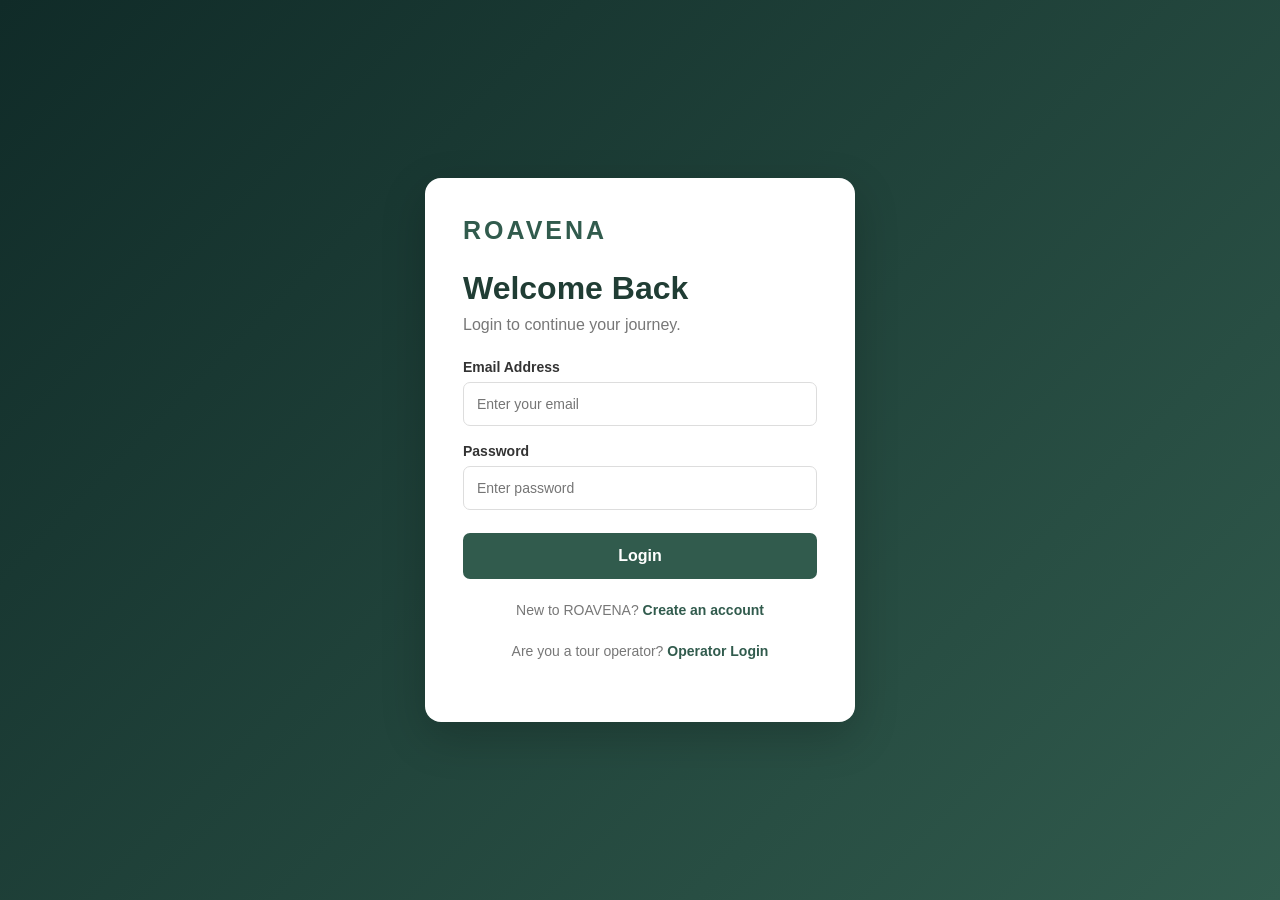
<file: bookings.html>
<!DOCTYPE html>
<html lang="en">
<head>
    <meta charset="UTF-8">
    <meta name="viewport" content="width=device-width, initial-scale=1.0">
    <title>My Bookings | ROAVENA</title>

    <link rel="preconnect" href="https://fonts.googleapis.com">
    <link rel="preconnect" href="https://fonts.gstatic.com" crossorigin>
    <link href="https://fonts.googleapis.com/css2?family=DM+Sans:wght@400;500;600;700&family=Playfair+Display:wght@500;600;700&display=swap" rel="stylesheet">

    <link rel="stylesheet" href="css/style.css">
    <link rel="stylesheet" href="css/bookings.css">
</head>
<body>

<header class="navbar">
    <a href="index.html" class="logo">ROAVENA<span>.</span></a>

    <nav class="nav-links">
        <a href="index.html">Home</a>
        <a href="index.html#destinations">Destinations</a>
        <a href="index.html#about">About</a>
        <a href="index.html#support">Support</a>
        <a href="bookings.html">My Bookings</a>
    </nav>

    <div class="nav-actions">
        <span class="planning-label">YOUR JOURNEY, YOUR WAY</span>
    </div>
</header>

<main class="bookings-page">

    <section class="bookings-hero">
        <span class="eyebrow">YOUR TRAVEL COLLECTION</span>
        <h1>Every journey has a <span>story.</span></h1>
        <p>All your planned journeys, together in one place.</p>
    </section>

    <section class="bookings-content">

        <div class="bookings-heading">
            <div>
                <span class="eyebrow">YOUR TRAVEL PLANS</span>
                <h2>My Bookings</h2>
            </div>

            <a href="dashboard.html" class="new-trip-button">
                + Plan a New Trip
            </a>
        </div>

        <div class="booking-stats">
            <div class="stat-card">
                <span>Total Bookings</span>
                <strong id="totalBookings">0</strong>
            </div>

            <div class="stat-card">
                <span>Destinations</span>
                <strong id="totalDestinations">0</strong>
            </div>

            <div class="stat-card">
                <span>Estimated Spending</span>
                <strong id="totalSpending">₹0</strong>
            </div>
        </div>

        <div id="bookingsList" class="bookings-list"></div>

        <div id="emptyBookings" class="empty-bookings" hidden>
            <h2>Your next adventure awaits.</h2>
            <p>You haven't confirmed any trip plans yet.</p>
            <a href="dashboard.html" class="new-trip-button">
                Plan Your First Trip →
            </a>
        </div>

    </section>
</main>

<footer class="footer">
    <div class="footer-bottom">
        <p>© <span id="year"></span> ROAVENA. Your Journey, Your Way.</p>
    </div>
</footer>

<script src="js/storage.js"></script>
<script src="js/bookings.js"></script>


</body>
</html>
</file>
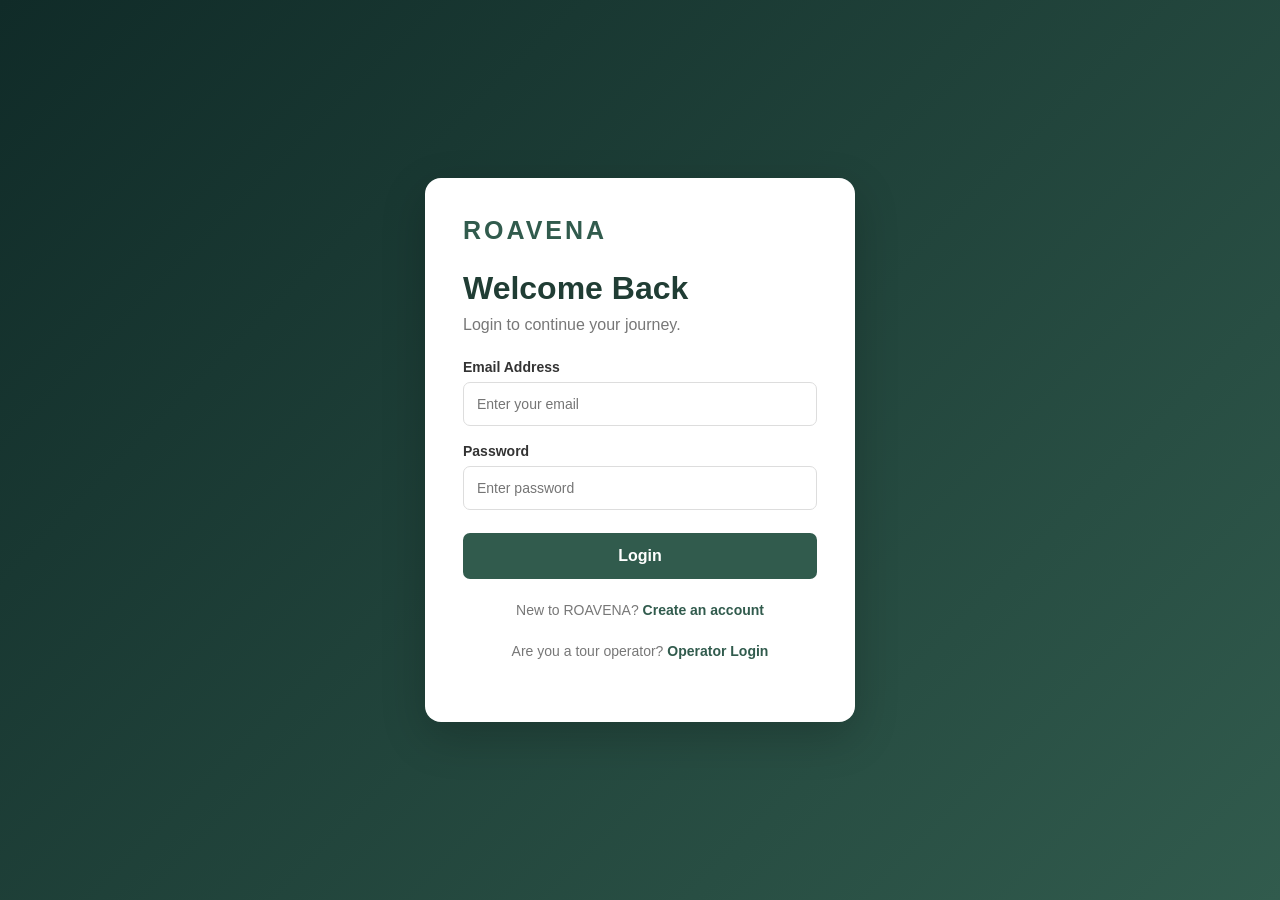
<file: dashboard.html>
<!DOCTYPE html>
<html lang="en">

<head>
    <meta charset="UTF-8">
    <meta name="viewport" content="width=device-width, initial-scale=1.0">

    <title>Plan Your Journey | ROAVENA</title>

    <link rel="preconnect" href="https://fonts.googleapis.com">
    <link rel="preconnect" href="https://fonts.gstatic.com" crossorigin>

    <link href="https://fonts.googleapis.com/css2?family=DM+Sans:wght@400;500;600;700&family=Playfair+Display:wght@500;600;700&display=swap" rel="stylesheet">

    <link rel="stylesheet" href="css/style.css">
    <link rel="stylesheet" href="css/dashboard.css">
</head>

<body>

    <!-- NAVIGATION -->

    <header class="navbar">

        <a href="index.html" class="logo">
            ROAVENA<span>.</span>
        </a>

        <nav class="nav-links">
            <a href="index.html">Home</a>
            <a href="index.html#destinations">Destinations</a>
            <a href="index.html#about">About</a>
            <a href="index.html#support">Support</a>
            <a href="bookings.html">My Bookings</a>
        </nav>

        <div class="nav-actions">
            <span class="planning-label">YOUR JOURNEY STARTS HERE</span>
            <button onclick="roavenaLogout()">Logout</button>
        </div>

    </header>


    <!-- PAGE INTRODUCTION -->

    <main class="trip-builder-page">

        <section class="builder-hero">

            <span class="eyebrow">DESIGNED AROUND YOU</span>

            <h1>Let's plan your <span>next journey.</span></h1>

            <p>
                Tell us what you have in mind. We'll help you
                shape your travel experience, one detail at a time.
            </p>

            <div class="builder-progress">
                <span class="progress-line"></span>
                <span>01 — YOUR TRIP DETAILS</span>
            </div>

        </section>


        <!-- TRIP FORM -->

        <section class="trip-form-section">

            <form id="tripForm">

                <!-- DESTINATION DETAILS -->

                <div class="form-section-heading">

                    <span>01</span>

                    <div>
                        <h2>The destination</h2>
                        <p>Where would you like your journey to begin?</p>
                    </div>

                </div>


                <div class="form-grid">

    <!-- STARTING CITY -->

    <div class="form-group">

        <label for="origin">Starting City</label>

        <input
            type="text"
            id="origin"
            name="origin"
            placeholder="Enter your starting city"
            required
        >

    </div>


    <!-- DESTINATION DROPDOWN -->

    <div class="form-group">

        <label for="destination">Your Destination</label>

        <select
            id="destination"
            name="destination"
            required
        >
            <option value="">Select your destination</option>
        </select>

    </div>

</div>

                        

                <!-- DATE AND TRAVELLERS -->

                <div class="form-section-heading">

                    <span>02</span>

                    <div>
                        <h2>When & with whom?</h2>
                        <p>Set your travel dates and group size.</p>
                    </div>

                </div>


                <div class="form-grid">

                    <div class="form-group">

                        <label for="startDate">Departure Date</label>

                        <input
                            type="date"
                            id="startDate"
                            name="startDate"
                            required
                        >

                    </div>


                    <div class="form-group">

                        <label for="endDate">Return Date</label>

                        <input
                            type="date"
                            id="endDate"
                            name="endDate"
                            required
                        >

                    </div>


                    <div class="form-group">

                        <label for="travellers">Number of Travellers</label>

                        <input
                            type="number"
                            id="travellers"
                            name="travellers"
                            min="1"
                            max="30"
                            value="2"
                            required
                        >

                    </div>


                    <div class="form-group">

                        <label for="tripType">Who are you travelling with?</label>

                        <select id="tripType" name="tripType" required>

                            <option value="">Choose an option</option>
                            <option value="Solo">Solo</option>
                            <option value="Family">Family</option>
                            <option value="Friends">Friends</option>
                            <option value="Couple">Couple</option>
                            <option value="Group">Group</option>

                        </select>

                    </div>

                </div>


                <!-- TRANSPORT -->

                <div class="form-section-heading">

                    <span>03</span>

                    <div>
                        <h2>How would you travel?</h2>
                        <p>Choose your preferred mode of transportation.</p>
                    </div>

                </div>


                <div class="form-group full-width">

                    <label for="transport">Preferred Transport</label>

                    <select id="transport" name="transport" required>

                        <option value="">Select transportation</option>
                        <option value="Flight">Flight</option>
                        <option value="Train">Train</option>
                        <option value="Bus">Bus</option>
                        <option value="Cab">Cab / Car</option>
                        <option value="Not Decided">Not decided yet</option>

                    </select>

                </div>


                <!-- ACCOMMODATION -->

                <div class="form-section-heading">

                    <span>04</span>

                    <div>
                        <h2>Find your stay</h2>
                        <p>Choose the kind of accommodation you prefer.</p>
                    </div>

                </div>


                <div class="form-grid">

                    <div class="form-group">

                        <label for="accommodation">Stay Preference</label>

                        <select id="accommodation" name="accommodation" required>

                            <option value="">Choose accommodation</option>
                            <option value="Budget Hotel">Budget Hotel</option>
                            <option value="Standard Hotel">Standard Hotel</option>
                            <option value="Luxury Hotel">Luxury Hotel</option>
                            <option value="Homestay">Homestay</option>
                            <option value="Resort">Resort</option>
                            <option value="Not Decided">Not decided yet</option>

                        </select>

                    </div>


                    <div class="form-group">

                        <label for="budget">Estimated Budget Per Person</label>

                        <select id="budget" name="budget" required>

                            <option value="">Select your budget</option>
                            <option value="Below ₹5,000">Below ₹5,000</option>
                            <option value="₹5,000 – ₹10,000">₹5,000 – ₹10,000</option>
                            <option value="₹10,000 – ₹20,000">₹10,000 – ₹20,000</option>
                            <option value="₹20,000 – ₹40,000">₹20,000 – ₹40,000</option>
                            <option value="Above ₹40,000">Above ₹40,000</option>
                            <option value="Flexible">Flexible</option>

                        </select>

                    </div>

                </div>


                <!-- ACTIVITIES -->

                <div class="form-section-heading">

                    <span>05</span>

                    <div>
                        <h2>Make it yours</h2>
                        <p>What would you like to experience?</p>
                    </div>

                </div>


                <div class="activity-options">

                    <label class="activity-option">
                        <input type="checkbox" name="activities" value="Adventure">
                        <span>Adventure</span>
                    </label>

                    <label class="activity-option">
                        <input type="checkbox" name="activities" value="Sightseeing">
                        <span>Sightseeing</span>
                    </label>

                    <label class="activity-option">
                        <input type="checkbox" name="activities" value="Nature">
                        <span>Nature</span>
                    </label>

                    <label class="activity-option">
                        <input type="checkbox" name="activities" value="Food">
                        <span>Food & Local Culture</span>
                    </label>

                    <label class="activity-option">
                        <input type="checkbox" name="activities" value="Shopping">
                        <span>Shopping</span>
                    </label>

                    <label class="activity-option">
                        <input type="checkbox" name="activities" value="Relaxation">
                        <span>Relaxation</span>
                    </label>

                    <label class="activity-option">
                        <input type="checkbox" name="activities" value="Photography">
                        <span>Photography</span>
                    </label>

                    <label class="activity-option">
                        <input type="checkbox" name="activities" value="Spiritual">
                        <span>Spiritual Experiences</span>
                    </label>

                </div>


                <!-- SPECIAL REQUESTS -->

                <div class="form-section-heading">

                    <span>06</span>

                    <div>
                        <h2>Anything else?</h2>
                        <p>Share your preferences or special requirements.</p>
                    </div>

                </div>


                <div class="form-group full-width">

                    <label for="specialRequests">Additional Notes</label>

                    <textarea
                        id="specialRequests"
                        name="specialRequests"
                        rows="5"
                        placeholder="Tell us about your preferences, places you want to visit, food choices or anything else..."
                    ></textarea>

                </div>


                <!-- SUBMIT -->

                <div class="form-submit-area">

                    <p>
                        Your trip details will be used to prepare
                        a personalised travel plan.
                    </p>

                    <button type="submit" class="primary-button">
                        Create My Travel Plan →
                    </button>

                </div>

            </form>

        </section>
        

<!-- =====================================
     ROAVENA — DESTINATION TRAVEL OPTIONS
===================================== -->

<section class="travel-options-section" id="travelOptions" hidden>

    <div class="travel-section-intro">
        <span class="eyebrow">THE NEXT PART OF YOUR JOURNEY</span>
        <h2>Explore <span>your destination.</span></h2>
        <p id="destinationSubtitle">
            Discover stays and travel options for your journey.
        </p>
    </div>

    <!-- 07: HOTELS -->

    <div class="travel-category">

        <div class="travel-heading">
            <span>07</span>
            <div>
                <h2>Stay at your destination</h2>
                <p id="hotelSubtitle">Accommodation options for your destination.</p>
            </div>
        </div>

        <div class="hotel-grid" id="hotelOptions"></div>

    </div>

    <!-- 08: INTERCITY TRANSPORT -->

    <div class="travel-category">

        <div class="travel-heading">
            <span>08</span>
            <div>
                <h2>Reach your destination</h2>
                <p id="intercitySubtitle">Travel options from your starting city.</p>
            </div>
        </div>

        <div class="transport-grid" id="intercityOptions"></div>

    </div>

    <!-- 09: LOCAL TRANSPORT -->

    <div class="travel-category">

        <div class="travel-heading">
            <span>09</span>
            <div>
                <h2>Explore around the destination</h2>
                <p id="localTransportSubtitle">Local travel options for sightseeing.</p>
            </div>
        </div>

        <div class="transport-grid" id="localTransportOptions"></div>

    </div>

    <!-- COST SUMMARY -->

    <div class="trip-cost-summary">

        <span class="eyebrow">YOUR JOURNEY AT A GLANCE</span>

        <h2>Estimated trip subtotal</h2>

        <div class="cost-row">
            <span>Accommodation</span>
            <strong id="hotelCost">₹0</strong>
        </div>

        <div class="cost-row">
            <span>Intercity Transportation</span>
            <strong id="transportCost">₹0</strong>
        </div>

        <div class="cost-row">
            <span>Local Transportation</span>
            <strong id="localTransportCost">₹0</strong>
        </div>

        <div class="cost-total">
    <span>Estimated Total</span>
    <strong id="totalCost">₹0</strong>
</div>

        <p class="cost-disclaimer">
            These are illustrative estimated prices, not live booking
            quotes. Actual costs may vary.
        </p>

    </div>
<!-- =====================================
     ROAVENA — BOOKING SUMMARY
===================================== -->

<div class="booking-summary" id="bookingSummary">

    <span class="eyebrow">ALMOST READY</span>

    <h2>Review your <span>journey.</span></h2>

    <p>Check your selected travel details before confirming.</p>

    <div class="booking-details">

        <div class="booking-detail-row">
            <span>Journey</span>
            <strong id="summaryRoute">—</strong>
        </div>

        <div class="booking-detail-row">
            <span>Travel Dates</span>
            <strong id="summaryDates">—</strong>
        </div>

        <div class="booking-detail-row">
            <span>Travellers</span>
            <strong id="summaryTravellers">—</strong>
        </div>

        <div class="booking-detail-row">
            <span>Hotel</span>
            <strong id="summaryHotel">Not selected</strong>
        </div>

        <div class="booking-detail-row">
            <span>Intercity Transport</span>
            <strong id="summaryTransport">Not selected</strong>
        </div>

        <div class="booking-detail-row">
            <span>Local Transport</span>
            <strong id="summaryLocal">Not selected</strong>
        </div>

        <div class="booking-detail-total">
            <span>Estimated Trip Total</span>
            <strong id="summaryTotal">₹0</strong>
        </div>

    </div>

    <button type="button" class="primary-button" id="confirmTripButton">
        Confirm My Trip →
    </button>

    <p class="booking-note">
        This is a trip-plan confirmation for your project demo,
        not an actual hotel or transport booking.
    </p>

</div>

</section>

 

    </main>


    <!-- FOOTER -->

    <footer class="footer">

        <div class="footer-bottom">
            <p>
                © <span id="year"></span> ROAVENA.
                Your Journey, Your Way.
            </p>
        </div>

    </footer>


    <script src="js/storage.js"></script>
<script src="js/dashboard.js"></script>
<script src="js/travel-options.js"></script>
<script src="js/auth.js"></script>
</body>

</html>
</file>
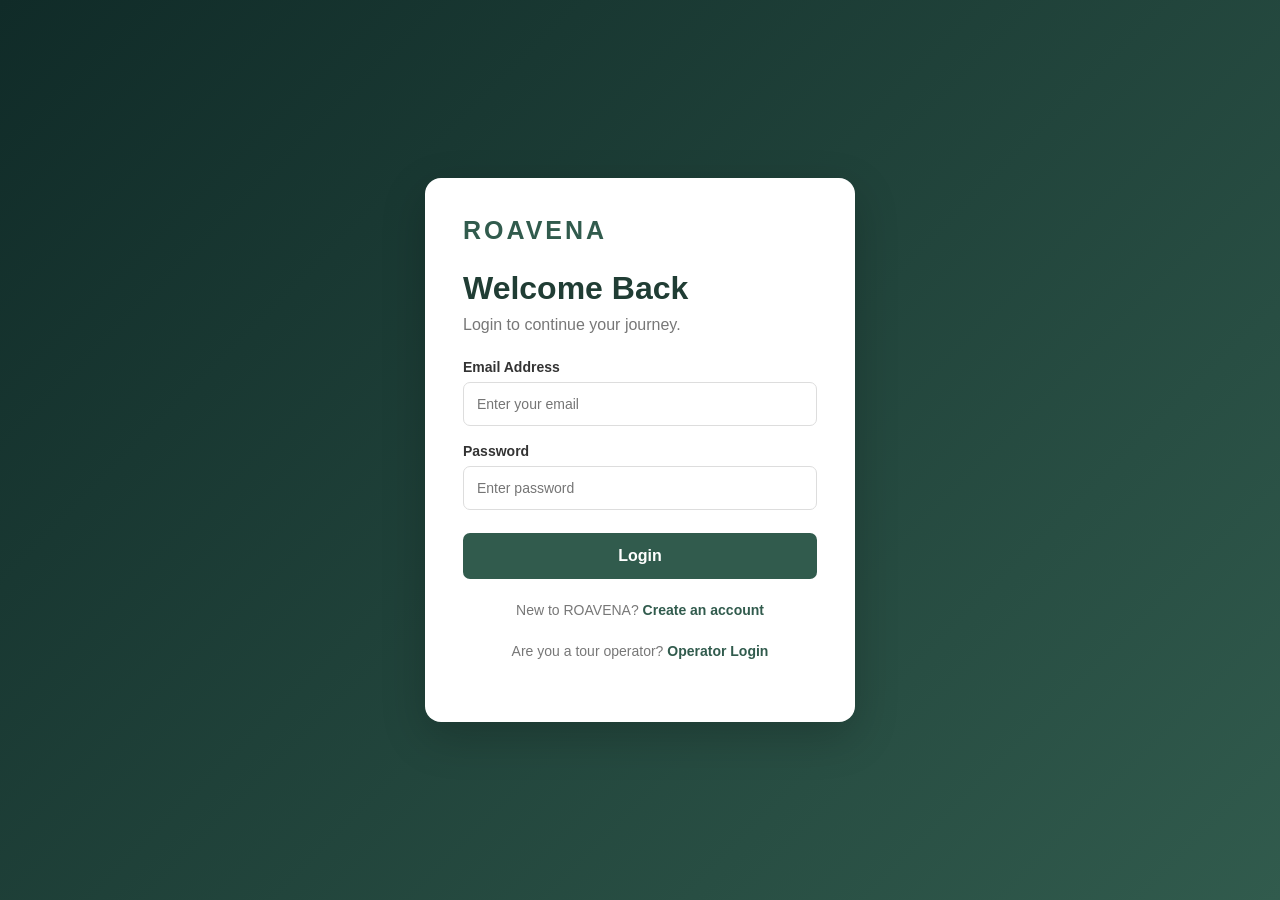
<file: login.html>
<!DOCTYPE html>
<html lang="en">
<head>
    <meta charset="UTF-8">
    <meta name="viewport" content="width=device-width, initial-scale=1.0">
    <title>Customer Login | ROAVENA</title>
    <link rel="stylesheet" href="css/auth.css">
</head>
<body>
    <div class="auth-container">
        <a href="index.html" class="brand">ROAVENA</a>
        <h1>Welcome Back</h1>
        <p>Login to continue your journey.</p>

        <form id="loginForm">
            <label>Email Address</label>
            <input type="email" id="loginEmail"
                   required placeholder="Enter your email">

            <label>Password</label>
            <input type="password" id="loginPassword"
                   required placeholder="Enter password">

            <button type="submit">Login</button>
            <p id="loginMessage" class="message"></p>
        </form>

        <p class="switch-link">
            New to ROAVENA?
            <a href="signup.html">Create an account</a>
        </p>

        <p class="switch-link">
            Are you a tour operator?
            <a href="operator-login.html">Operator Login</a>
        </p>
    </div>

    <script src="js/auth.js"></script>
</body>
</html>
</file>
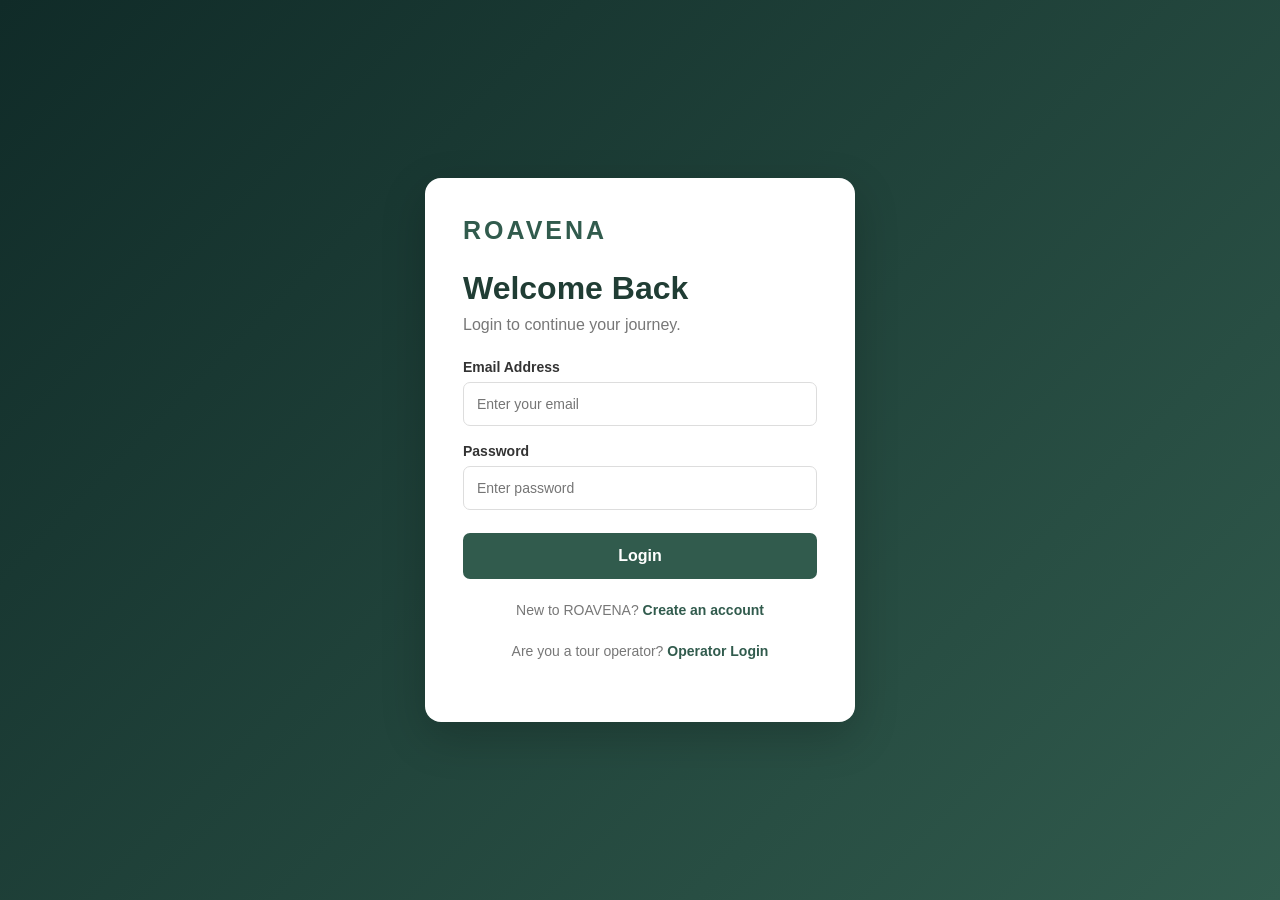
<file: operator-dashboard.html>
<!DOCTYPE html>
<html lang="en">
<head>
    <meta charset="UTF-8">
    <meta name="viewport" content="width=device-width, initial-scale=1.0">

    <title>Operator Dashboard | ROAVENA</title>

    <link rel="preconnect" href="https://fonts.googleapis.com">
    <link rel="preconnect" href="https://fonts.gstatic.com" crossorigin>
    <link href="https://fonts.googleapis.com/css2?family=DM+Sans:wght@400;500;600;700&family=Playfair+Display:wght@500;600;700&display=swap" rel="stylesheet">

    <link rel="stylesheet" href="css/style.css">
    <link rel="stylesheet" href="css/operator-dashboard.css">
</head>

<body>

<header class="navbar">
    <a href="index.html" class="logo">ROAVENA<span>.</span></a>

    <nav class="nav-links">
        <a href="index.html">Home</a>
        <a href="bookings.html">Customer Bookings</a>
        <a href="dashboard.html">Plan a Trip</a>
    </nav>

    <div class="nav-actions">
        <span class="planning-label">OPERATOR PANEL</span>
        <button onclick="roavenaLogout()">Logout</button>
    </div>
</header>

<main class="operator-page">

    <section class="operator-hero">
        <span class="eyebrow">ROAVENA MANAGEMENT</span>
        <h1>Operator <span>Dashboard.</span></h1>
        <p>Manage customer journeys, monitor bookings and review traveller feedback.</p>
    </section>

    <section class="operator-stats">

        <article class="operator-stat">
            <span>Total Bookings</span>
            <strong id="opTotalBookings">0</strong>
        </article>

        <article class="operator-stat">
            <span>Destinations</span>
            <strong id="opDestinations">0</strong>
        </article>

        <article class="operator-stat">
            <span>Estimated Revenue</span>
            <strong id="opRevenue">₹0</strong>
        </article>

        <article class="operator-stat">
            <span>Feedback Received</span>
            <strong id="opFeedback">0</strong>
        </article>

    </section>

    <section class="operator-bookings">

        <div class="operator-section-heading">
            <div>
                <span class="eyebrow">BOOKING MANAGEMENT</span>
                <h2>Customer Bookings</h2>
            </div>

            <a href="bookings.html">View customer page →</a>
        </div>

        <div class="operator-controls">
            <input
                type="search"
                id="operatorSearch"
                placeholder="Search destination or booking ID..."
            >

            <select id="operatorStatusFilter">
                <option value="all">All Statuses</option>
                <option value="Confirmed">Confirmed</option>
                <option value="Pending">Pending</option>
                <option value="Cancelled">Cancelled</option>
            </select>
        </div>

        <div id="operatorBookingsList"></div>

        <div id="operatorEmpty" class="operator-empty" hidden>
            <h3>No bookings found</h3>
            <p>Customer bookings will appear here when trips are confirmed.</p>
        </div>

    </section>

</main>

<footer class="footer">
    <div class="footer-bottom">
        <p>© <span id="year"></span> ROAVENA. Your Journey, Your Way.</p>
    </div>
</footer>

<script src="js/operator-dashboard.js"></script>
<script src="js/auth.js"></script>

</body>
</html>
</file>
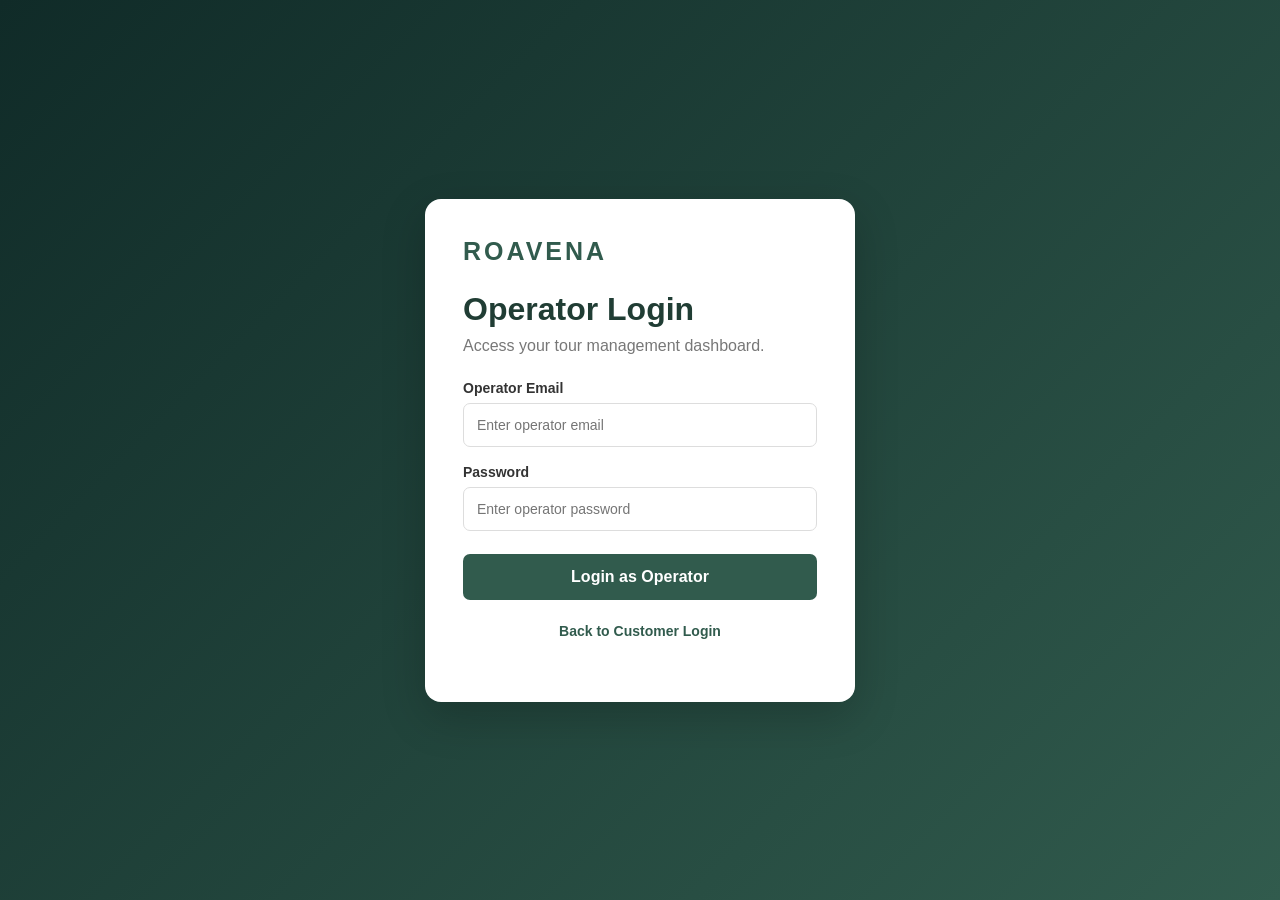
<file: operator-login.html>
<!DOCTYPE html>
<html lang="en">
<head>
    <meta charset="UTF-8">
    <meta name="viewport" content="width=device-width, initial-scale=1.0">
    <title>Operator Login | ROAVENA</title>
    <link rel="stylesheet" href="css/auth.css">
</head>
<body>
    <div class="auth-container">
        <a href="index.html" class="brand">ROAVENA</a>
        <h1>Operator Login</h1>
        <p>Access your tour management dashboard.</p>

        <form id="operatorLoginForm">
            <label>Operator Email</label>
            <input type="email" id="operatorEmail"
                   required placeholder="Enter operator email">

            <label>Password</label>
            <input type="password" id="operatorPassword"
                   required placeholder="Enter operator password">

            <button type="submit">Login as Operator</button>
            <p id="operatorLoginMessage" class="message"></p>
        </form>

        <p class="switch-link">
            <a href="login.html">Back to Customer Login</a>
        </p>
    </div>

    <script src="js/auth.js"></script>
</body>
</html>
</file>
<file: css/style.css>
/* =================================
   ROAVENA - GLOBAL STYLES
================================= */

:root {
    --green: #183d32;
    --deep-green: #102c24;
    --cream: #f7f5ef;
    --white: #ffffff;
    --gold: #c7a66a;
    --text: #253b32;
    --muted: #777d75;
}

* {
    margin: 0;
    padding: 0;
    box-sizing: border-box;
}

html {
    scroll-behavior: smooth;
}

body {
    font-family: 'DM Sans', sans-serif;
    background: var(--cream);
    color: var(--text);
    overflow-x: hidden;
}

a {
    text-decoration: none;
    color: inherit;
}

button {
    font-family: inherit;
}


/* NAVIGATION */

.navbar {
    width: 100%;
    min-height: 88px;
    padding: 15px 7%;
    display: flex;
    justify-content: space-between;
    align-items: center;
    background: var(--cream);
    position: relative;
    z-index: 100;
}


.logo {
    font-family: 'Playfair Display', serif;
    font-size: 27px;
    font-weight: 700;
    letter-spacing: 2px;
    color: var(--green);
    display: block;
    line-height: 1;
    white-space: nowrap;
}

.logo span {
    color: var(--gold);
    display: inline;
}

.logo small {
    display: block;
    font-family: 'DM Sans', sans-serif;
    font-size: 8px;
    letter-spacing: 2px;
    margin-top: 7px;
    color: var(--muted);
}


.nav-links {
    display: flex;
    gap: 32px;
}

.nav-links a,
.login-link {
    font-size: 13px;
    font-weight: 500;
    transition: 0.3s;
}

.nav-links a:hover,
.login-link:hover {
    color: var(--gold);
}

.nav-actions {
    display: flex;
    align-items: center;
    gap: 24px;
}

.nav-button {
    background: var(--green);
    color: white;
    padding: 13px 22px;
    border-radius: 3px;
    font-size: 12px;
    transition: 0.3s;
}

.nav-button:hover,
.primary-button:hover {
    background: var(--gold);
    color: var(--deep-green);
}

.menu-toggle {
    display: none;
    border: none;
    background: transparent;
    font-size: 25px;
    cursor: pointer;
}


/* HERO SECTION */

.hero {
    min-height: 650px;
    height: 80vh;
    max-height: 850px;
    position: relative;
    display: flex;
    align-items: center;
    padding: 0 10%;
    color: white;

    background-image: url("https://images.unsplash.com/photo-1464822759023-fed622ff2c3b?w=2000");
    background-position: center;
    background-size: cover;
}

.hero-overlay {
    position: absolute;
    inset: 0;
    background: linear-gradient(
        90deg,
        rgba(9, 28, 23, 0.88),
        rgba(9, 28, 23, 0.48),
        rgba(9, 28, 23, 0.08)
    );
}

.hero-content {
    position: relative;
    max-width: 680px;
    z-index: 2;
}

.eyebrow {
    color: var(--gold);
    font-size: 10px;
    letter-spacing: 3px;
    font-weight: 700;
}

.hero h1 {
    font-family: 'Playfair Display', serif;
    font-size: clamp(55px, 7vw, 88px);
    line-height: 1.12;
    margin: 27px 0 20px;
    font-weight: 500;
}

.hero h1 span {
    color: #d7bd8b;
    font-style: italic;
}

.hero-content > p {
    max-width: 490px;
    font-size: 15px;
    line-height: 1.9;
    color: #e4e6df;
}

.hero-buttons {
    display: flex;
    gap: 15px;
    margin-top: 32px;
    flex-wrap: wrap;
}

.primary-button,
.secondary-button {
    display: inline-block;
    padding: 16px 25px;
    font-size: 12px;
    font-weight: 600;
    transition: 0.3s;
}

.primary-button {
    background: var(--gold);
    color: var(--deep-green);
}

.secondary-button {
    border: 1px solid rgba(255,255,255,0.65);
    color: white;
}

.secondary-button:hover {
    background: white;
    color: var(--green);
}

.hero-note {
    display: flex;
    align-items: center;
    gap: 12px;
    margin-top: 65px;
    font-size: 9px;
    letter-spacing: 2px;
    color: #ddd;
}

.note-line {
    width: 35px;
    height: 1px;
    background: var(--gold);
}

.hero-bottom {
    position: absolute;
    bottom: 25px;
    left: 10%;
    right: 10%;
    display: flex;
    justify-content: space-between;
    font-size: 9px;
    letter-spacing: 2px;
    color: #eee;
}


/* INTRODUCTION */

.intro-section {
    padding: 100px 12%;
    display: grid;
    grid-template-columns: 0.7fr 2fr;
    gap: 50px;
    align-items: start;
}

.intro-label {
    font-size: 10px;
    letter-spacing: 2px;
    font-weight: 700;
    color: var(--gold);
}

.intro-content h2,
.section-heading h2,
.about-content h2,
.support-section h2 {
    font-family: 'Playfair Display', serif;
    font-size: clamp(35px, 4vw, 52px);
    line-height: 1.2;
    font-weight: 500;
}

.intro-content h2 span,
.section-heading h2 span,
.about-content h2 span,
.support-section h2 span {
    color: #a58a5e;
    font-style: italic;
}

.intro-content p {
    margin-top: 22px;
    max-width: 650px;
    font-size: 14px;
    line-height: 2;
    color: var(--muted);
}


/* DESTINATIONS */

.section-padding {
    padding: 90px 8%;
}

.destination-section {
    background: #eeede6;
}

.section-heading {
    display: flex;
    justify-content: space-between;
    align-items: end;
    margin-bottom: 45px;
    gap: 20px;
}

.dark-eyebrow {
    color: #9a8055;
}

.section-heading h2 {
    margin-top: 13px;
}

.text-link {
    font-size: 12px;
    font-weight: 600;
    padding-bottom: 8px;
    border-bottom: 1px solid var(--gold);
}

.destination-grid {
    display: grid;
    grid-template-columns: 1.4fr 1fr 1fr;
    grid-template-rows: 260px 260px;
    grid-auto-rows: 260px;
    gap: 18px;
}

.destination-card {
    position: relative;
    overflow: hidden;
    min-width: 0;
    background: var(--green);
}

.destination-card img {
    width: 100%;
    height: 100%;
    object-fit: cover;
    transition: transform 0.7s;
}

.destination-card:hover img {
    transform: scale(1.08);
}

.destination-card::after {
    content: "";
    position: absolute;
    inset: 0;
    background: linear-gradient(
        transparent 25%,
        rgba(0,0,0,0.75)
    );
}

.card-large {
    grid-row: span 2;
}

.card-info {
    position: absolute;
    bottom: 25px;
    left: 25px;
    z-index: 2;
    color: white;
}

.card-info span {
    font-size: 9px;
    letter-spacing: 2px;
    color: #e0c997;
}

.card-info h3 {
    font-family: 'Playfair Display', serif;
    font-size: 31px;
    font-weight: 500;
    margin: 8px 0;
}

.card-info a {
    font-size: 11px;
    border-bottom: 1px solid rgba(255,255,255,0.7);
    padding-bottom: 5px;
}


/* EXPERIENCES */

.experience-section {
    background: var(--green);
    color: white;
}

.experience-section .section-heading {
    margin-bottom: 50px;
}

.experience-section .section-heading h2 {
    margin-top: 15px;
}

.experience-grid {
    display: grid;
    grid-template-columns: repeat(4, 1fr);
    gap: 15px;
}

.experience-card {
    border: 1px solid rgba(255,255,255,0.2);
    padding: 30px 23px;
    min-height: 250px;
    transition: 0.3s;
    position: relative;
}

.experience-card:hover {
    background: rgba(255,255,255,0.08);
    transform: translateY(-5px);
}

.experience-number {
    font-size: 10px;
    color: var(--gold);
}

.experience-icon {
    font-size: 38px;
    color: var(--gold);
    margin: 25px 0 15px;
}

.experience-card h3 {
    font-family: 'Playfair Display', serif;
    font-size: 21px;
    font-weight: 500;
}

.experience-card p {
    color: #c5d0c9;
    font-size: 12px;
    line-height: 1.8;
    margin-top: 12px;
}


/* ABOUT */

.about-section {
    display: grid;
    grid-template-columns: 1fr 1fr;
    gap: 75px;
    align-items: center;
}

.about-image {
    height: 460px;
    overflow: hidden;
}

.about-image img {
    width: 100%;
    height: 100%;
    object-fit: cover;
}

.about-content h2 {
    margin-top: 20px;
}

.about-content p {
    font-size: 14px;
    line-height: 2;
    color: var(--muted);
    margin: 25px 0 30px;
}

.about-content .primary-button {
    background: var(--green);
    color: white;
}


/* SUPPORT */

.support-section {
    background: var(--deep-green);
    color: white;
    display: grid;
    grid-template-columns: 1.5fr 1fr;
    gap: 60px;
}

.support-section h2 {
    margin-top: 18px;
}

.support-section p {
    color: #c2cec6;
    font-size: 13px;
    line-height: 1.9;
    margin-top: 18px;
}

.support-details {
    display: flex;
    flex-direction: column;
    justify-content: center;
    gap: 22px;
}

.support-details span {
    color: var(--gold);
    font-size: 9px;
    letter-spacing: 2px;
}

.support-details p {
    margin-top: 7px;
}

.support-details .secondary-button {
    width: fit-content;
    margin-top: 5px;
}


/* FOOTER */

.footer {
    background: #0b211b;
    color: white;
    padding: 35px 8%;
}

.footer-top,
.footer-bottom {
    display: flex;
    justify-content: space-between;
    align-items: center;
    gap: 20px;
}

.footer-top {
    padding-bottom: 30px;
}

.footer-top > p {
    font-family: 'Playfair Display', serif;
    font-style: italic;
    color: #c9c5b9;
}

.footer-logo {
    color: white;
}

.footer-bottom {
    border-top: 1px solid rgba(255,255,255,0.15);
    padding-top: 20px;
    color: #aab4ad;
    font-size: 9px;
    letter-spacing: 1px;
}


/* RESPONSIVE DESIGN */

@media (max-width: 1000px) {

    .nav-links {
        gap: 15px;
    }

    .navbar {
        padding: 15px 4%;
    }

    .destination-grid {
        grid-template-columns: 1fr 1fr;
        grid-template-rows: 280px 220px 220px;
    }

    .card-large {
        grid-row: span 2;
    }

    .experience-grid {
        grid-template-columns: 1fr 1fr;
    }

    .about-section {
        gap: 35px;
    }
}


@media (max-width: 700px) {

    .navbar {
        min-height: 75px;
    }

    .menu-toggle {
        display: block;
        margin-left: auto;
        margin-right: 15px;
        color: var(--green);
    }

    .nav-links {
        display: none;
        position: absolute;
        top: 75px;
        left: 0;
        width: 100%;
        background: var(--cream);
        padding: 25px;
        flex-direction: column;
        gap: 22px;
        box-shadow: 0 10px 20px rgba(0,0,0,0.08);
    }

    .nav-links.active {
        display: flex;
    }

    .nav-actions {
        gap: 12px;
    }

    .login-link {
        display: none;
    }

    .nav-button {
        padding: 11px 13px;
        font-size: 10px;
    }

    .hero {
        min-height: 650px;
        height: 78vh;
        padding: 0 7%;
        background-position: center;
    }

    .hero h1 {
        font-size: 57px;
    }

    .hero-content > p {
        font-size: 13px;
    }

    .hero-bottom {
        left: 7%;
        right: 7%;
        font-size: 7px;
    }

    .intro-section {
        padding: 70px 8%;
        grid-template-columns: 1fr;
        gap: 20px;
    }

    .section-padding {
        padding: 70px 7%;
    }

    .section-heading {
        align-items: start;
        flex-direction: column;
    }

    .destination-grid {
        grid-template-columns: 1fr 1fr;
        grid-template-rows: 260px 210px 210px;
        gap: 10px;
    }

    .card-large {
        grid-column: span 2;
        grid-row: span 1;
    }

    .card-info {
        left: 13px;
        bottom: 15px;
    }

    .card-info h3 {
        font-size: 23px;
    }

    .card-info span {
        font-size: 7px;
        letter-spacing: 1px;
    }

    .card-info a {
        font-size: 9px;
    }

    .experience-grid {
        grid-template-columns: 1fr 1fr;
        gap: 10px;
    }

    .experience-card {
        padding: 20px 15px;
        min-height: 240px;
    }

    .experience-card h3 {
        font-size: 18px;
    }

    .about-section,
    .support-section {
        grid-template-columns: 1fr;
        gap: 35px;
    }

    .about-image {
        height: 300px;
    }

    .footer-top,
    .footer-bottom {
        align-items: flex-start;
        flex-direction: column;
    }
}


@media (max-width: 380px) {

    .logo {
        font-size: 22px;
    }

    .nav-button {
        padding: 10px;
    }

    .hero h1 {
        font-size: 47px;
    }

    .destination-grid {
        grid-template-rows: 230px 190px 190px;
    }
}
/* SHOW MORE DESTINATIONS */

.destination-card.hidden-card {
    display: none;
}

.explore-more {
    display: flex;
    justify-content: center;
    margin-top: 40px;
}

.explore-more button {
    cursor: pointer;
    border: none;
    font-family: inherit;
}


/* =================================
   ROAVENA - AUTH NAVBAR BUTTONS
================================= */

.nav-actions .login-link,
.nav-actions .signup-btn,
.nav-actions .nav-button,
.nav-actions button {
    font-family: 'DM Sans', sans-serif;
    font-size: 12px;
    font-weight: 600;
    letter-spacing: 0.3px;
    text-decoration: none;
    cursor: pointer;
    transition: all 0.3s ease;
}

/* SIGN UP BUTTON */

.nav-actions .signup-btn {
    display: inline-block;
    padding: 13px 22px;
    background: var(--green);
    color: var(--white);
    border: 1px solid var(--green);
    border-radius: 3px;
}

.nav-actions .signup-btn:hover {
    background: var(--gold);
    border-color: var(--gold);
    color: var(--deep-green);
}

/* LOGOUT BUTTON */

.nav-actions button {
    padding: 11px 22px;
    background: var(--green);
    color: var(--white);
    border: 1px solid var(--green);
    border-radius: 3px;
}

.nav-actions button:hover {
    background: var(--gold);
    border-color: var(--gold);
    color: var(--deep-green);
}

/* LOGIN LINK */

.nav-actions .login-link {
    color: var(--green);
}

.nav-actions .login-link:hover {
    color: var(--gold);
}
</file>
<file: css/bookings.css>
.bookings-page {
    background: #f8f7f2;
    min-height: 80vh;
    padding: 65px 7%;
    color: #243d32;
}

.bookings-hero {
    text-align: center;
    padding: 45px 15px 65px;
}

.bookings-hero h1 {
    font-family: 'Playfair Display', serif;
    font-size: clamp(34px, 5vw, 55px);
    margin: 15px 0;
}

.bookings-hero h1 span {
    color: #a88445;
}

.bookings-hero p {
    color: #777;
}

.bookings-content {
    max-width: 1150px;
    margin: auto;
}

.bookings-heading {
    display: flex;
    align-items: center;
    justify-content: space-between;
    gap: 20px;
    margin-bottom: 30px;
}

.bookings-heading h2 {
    font-family: 'Playfair Display', serif;
    font-size: 32px;
    margin-top: 8px;
}

.new-trip-button {
    display: inline-block;
    background: #244b3b;
    color: white;
    text-decoration: none;
    padding: 13px 22px;
    border-radius: 6px;
    font-weight: 600;
    transition: 0.25s;
}

.new-trip-button:hover {
    background: #a88445;
}

.booking-stats {
    display: grid;
    grid-template-columns: repeat(3, 1fr);
    gap: 18px;
    margin-bottom: 35px;
}

.stat-card {
    background: white;
    border: 1px solid #e9e5da;
    border-radius: 10px;
    padding: 23px;
}

.stat-card span {
    display: block;
    color: #777;
    font-size: 14px;
    margin-bottom: 10px;
}

.stat-card strong {
    font-size: 25px;
    color: #244b3b;
}

.bookings-list {
    display: grid;
    gap: 24px;
}

.booking-card {
    background: white;
    border: 1px solid #e9e5da;
    border-radius: 12px;
    overflow: hidden;
    box-shadow: 0 5px 20px rgba(0,0,0,0.035);
}

.booking-card-header {
    background: #244b3b;
    color: white;
    padding: 23px 27px;
    display: flex;
    justify-content: space-between;
    align-items: center;
    gap: 15px;
}

.booking-card-header h3 {
    font-family: 'Playfair Display', serif;
    font-size: 25px;
    margin-bottom: 5px;
}

.booking-card-header p {
    font-size: 13px;
    opacity: 0.8;
}

.booking-status {
    background: #e8d8ad;
    color: #294638;
    padding: 7px 12px;
    border-radius: 30px;
    font-size: 12px;
    font-weight: 700;
    white-space: nowrap;
}

.booking-card-body {
    padding: 25px 27px;
}

.booking-info-grid {
    display: grid;
    grid-template-columns: repeat(3, 1fr);
    gap: 23px;
}

.booking-info span {
    display: block;
    color: #888;
    font-size: 12px;
    margin-bottom: 7px;
}

.booking-info strong {
    color: #294638;
    font-size: 15px;
    overflow-wrap: anywhere;
}

.booking-card-footer {
    margin-top: 25px;
    padding-top: 20px;
    border-top: 1px solid #eee9df;
    display: flex;
    justify-content: space-between;
    align-items: center;
    gap: 15px;
}

.booking-total span {
    display: block;
    color: #777;
    font-size: 13px;
    margin-bottom: 5px;
}

.booking-total strong {
    font-size: 24px;
    color: #a88445;
}

.booking-id {
    color: #888;
    font-size: 12px;
    overflow-wrap: anywhere;
}

.empty-bookings {
    text-align: center;
    background: white;
    border: 1px solid #e9e5da;
    border-radius: 12px;
    padding: 55px 20px;
}

.empty-bookings h2 {
    font-family: 'Playfair Display', serif;
    margin-bottom: 12px;
}

.empty-bookings p {
    color: #777;
    margin-bottom: 22px;
}

@media (max-width: 700px) {
    .bookings-page {
        padding: 40px 5%;
    }

    .bookings-heading {
        align-items: flex-start;
        flex-direction: column;
    }

    .booking-stats {
        grid-template-columns: 1fr;
    }

    .booking-info-grid {
        grid-template-columns: repeat(2, 1fr);
    }

    .booking-card-header {
        align-items: flex-start;
        flex-direction: column;
    }

    .booking-card-footer {
        align-items: flex-start;
        flex-direction: column;
    }
}

@media (max-width: 420px) {
    .booking-info-grid {
        grid-template-columns: 1fr;
    }
}


/* TRIP FEEDBACK */

.booking-feedback {
    margin-top: 22px;
    padding: 20px;
    border-top: 1px solid #e5e5e5;
}

.booking-feedback h4 {
    margin-bottom: 15px;
    font-size: 18px;
}

.feedback-form {
    display: flex;
    flex-direction: column;
    gap: 10px;
}

.feedback-form label {
    font-weight: 600;
    font-size: 14px;
}

.feedback-form select,
.feedback-form textarea {
    width: 100%;
    padding: 12px;
    border: 1px solid #ddd;
    border-radius: 8px;
    font: inherit;
}

.feedback-form textarea {
    resize: vertical;
}

.feedback-form button {
    padding: 12px 20px;
    border: none;
    border-radius: 8px;
    background: #1e3a34;
    color: white;
    cursor: pointer;
    font-weight: 600;
}

.feedback-form button:hover {
    background: #315b50;
}

.feedback-message {
    color: #26734d;
    font-size: 13px;
}
</file>
<file: css/dashboard.css>
/* =========================================
   ROAVENA — TRIP BUILDER
========================================= */

:root {
    --db-green: #173f35;
    --db-deep: #102e27;
    --db-gold: #c5a46d;
    --db-cream: #f7f4ec;
    --db-muted: #73776e;
    --db-border: #e4dfd3;
}

/* PAGE */

body {
    background: var(--db-cream);
}

.trip-builder-page {
    width: 100%;
    overflow: hidden;
}

/* HERO */

.builder-hero {
    padding: 85px 20px 65px;
    text-align: center;
    background: var(--db-green);
    color: white;
}

.builder-hero .eyebrow {
    color: #e8c98e;
    font-size: 11px;
    letter-spacing: 3px;
    font-weight: 600;
}

.builder-hero h1 {
    font-family: "Playfair Display", serif;
    font-size: clamp(38px, 6vw, 65px);
    line-height: 1.2;
    margin: 18px 0;
    color: white;
}

.builder-hero h1 span {
    color: #e8c98e;
}

.builder-hero > p {
    max-width: 620px;
    margin: auto;
    color: #e8e8df;
    font-size: 14px;
    line-height: 1.9;
}

.builder-progress {
    margin-top: 35px;
    display: flex;
    justify-content: center;
    align-items: center;
    gap: 12px;
    color: #e8c98e;
    font-size: 10px;
    letter-spacing: 2px;
}

.progress-line {
    width: 45px;
    height: 1px;
    background: var(--db-gold);
}

/* FORM CONTAINER */

.trip-form-section {
    max-width: 1050px;
    margin: 65px auto;
    padding: 55px 65px;
    background: #fffdf8;
    border: 1px solid var(--db-border);
    border-radius: 18px;
    box-shadow: 0 18px 55px rgba(23, 63, 53, 0.07);
}

/* SECTION HEADINGS */

.form-section-heading {
    display: flex;
    align-items: flex-start;
    gap: 20px;
    margin: 45px 0 28px;
}

.form-section-heading:first-child {
    margin-top: 0;
}

.form-section-heading > span {
    min-width: 43px;
    height: 43px;
    display: grid;
    place-items: center;
    background: var(--db-green);
    color: #e8c98e;
    border-radius: 50%;
    font-size: 13px;
}

.form-section-heading h2 {
    font-family: "Playfair Display", serif;
    font-size: 27px;
    color: var(--db-green);
    margin: 0 0 6px;
}

.form-section-heading p {
    color: var(--db-muted);
    font-size: 12px;
    line-height: 1.6;
    margin: 0;
}

/* FORM GRID */

.form-grid {
    display: grid;
    grid-template-columns: repeat(2, minmax(0, 1fr));
    gap: 24px;
}

.form-group {
    display: flex;
    flex-direction: column;
    gap: 9px;
    min-width: 0;
}

.form-group.full-width {
    width: 100%;
}

.form-group label {
    color: var(--db-green);
    font-size: 13px;
    font-weight: 600;
}

/* INPUTS */

.form-group input,
.form-group select,
.form-group textarea {
    width: 100%;
    box-sizing: border-box;
    padding: 15px 16px;
    border: 1px solid var(--db-border);
    border-radius: 8px;
    background: #fff;
    color: #263b32;
    font-family: "DM Sans", sans-serif;
    font-size: 13px;
    outline: none;
    transition: 0.25s ease;
}

.form-group input:focus,
.form-group select:focus,
.form-group textarea:focus {
    border-color: var(--db-gold);
    box-shadow: 0 0 0 3px rgba(197, 164, 109, 0.12);
}

.form-group input::placeholder,
.form-group textarea::placeholder {
    color: #a2a49c;
}

.form-group input[readonly] {
    background: #f2efe6;
    color: #73776e;
    cursor: not-allowed;
}

.form-group textarea {
    resize: vertical;
    min-height: 130px;
    line-height: 1.7;
}

/* ACTIVITY OPTIONS */

.activity-options {
    display: grid;
    grid-template-columns: repeat(4, minmax(0, 1fr));
    gap: 13px;
}

.activity-option {
    cursor: pointer;
}

.activity-option input {
    position: absolute;
    opacity: 0;
    pointer-events: none;
}

.activity-option span {
    min-height: 58px;
    padding: 12px;
    box-sizing: border-box;
    display: flex;
    justify-content: center;
    align-items: center;
    text-align: center;
    border: 1px solid var(--db-border);
    border-radius: 9px;
    background: #fff;
    color: var(--db-green);
    font-size: 12px;
    transition: 0.25s ease;
}

.activity-option:hover span {
    border-color: var(--db-gold);
}

.activity-option input:checked + span {
    background: var(--db-green);
    color: white;
    border-color: var(--db-green);
}

.activity-option input:focus-visible + span {
    outline: 2px solid var(--db-gold);
    outline-offset: 3px;
}

/* SUBMIT AREA */

.form-submit-area {
    margin-top: 45px;
    padding-top: 30px;
    border-top: 1px solid var(--db-border);
    text-align: center;
}

.form-submit-area p {
    color: var(--db-muted);
    font-size: 12px;
    line-height: 1.7;
    margin-bottom: 22px;
}

.form-submit-area .primary-button {
    padding: 16px 35px;
    border: none;
    border-radius: 5px;
    background: var(--db-green);
    color: white;
    font-family: "DM Sans", sans-serif;
    font-size: 13px;
    font-weight: 600;
    cursor: pointer;
    transition: 0.3s ease;
}

.form-submit-area .primary-button:hover {
    background: var(--db-deep);
    transform: translateY(-3px);
}

/* FOOTER */

.trip-builder-page + .footer {
    margin-top: 0;
}

/* RESPONSIVE */

@media (max-width: 800px) {

    .trip-form-section {
        margin: 40px 20px;
        padding: 40px 30px;
    }

    .activity-options {
        grid-template-columns: repeat(2, minmax(0, 1fr));
    }

}

@media (max-width: 550px) {

    .builder-hero {
        padding: 65px 20px 50px;
    }

    .trip-form-section {
        margin: 25px 12px;
        padding: 30px 20px;
    }

    .form-grid {
        grid-template-columns: 1fr;
    }

    .form-section-heading {
        gap: 13px;
    }

    .form-section-heading h2 {
        font-size: 23px;
    }

    .activity-options {
        grid-template-columns: repeat(2, minmax(0, 1fr));
        gap: 9px;
    }

    .activity-option span {
        font-size: 11px;
        padding: 10px 5px;
    }

    .form-submit-area .primary-button {
        width: 100%;
    }

}


/* =========================================
   ROAVENA — HOTEL & TRANSPORT OPTIONS
========================================= */

.travel-options-section {
    max-width: 1050px;
    margin: 65px auto;
    padding: 55px 65px;
    background: #fffdf8;
    border: 1px solid var(--db-border);
    border-radius: 18px;
    box-shadow: 0 18px 55px rgba(23,63,53,0.07);
}

.travel-options-section[hidden] {
    display: none;
}

.travel-section-intro {
    text-align: center;
    margin-bottom: 55px;
}

.travel-section-intro .eyebrow,
.trip-cost-summary .eyebrow {
    color: var(--db-gold);
    font-size: 10px;
    letter-spacing: 2px;
    font-weight: 700;
}

.travel-section-intro h2 {
    font-family: "Playfair Display", serif;
    color: var(--db-green);
    font-size: 36px;
    margin: 15px 0;
}

.travel-section-intro h2 span {
    color: var(--db-gold);
}

.travel-section-intro p {
    color: var(--db-muted);
    font-size: 13px;
}

.travel-category {
    margin-top: 55px;
}

.travel-heading {
    display: flex;
    gap: 18px;
    align-items: flex-start;
    margin-bottom: 28px;
}

.travel-heading > span {
    min-width: 43px;
    height: 43px;
    display: grid;
    place-items: center;
    border-radius: 50%;
    background: var(--db-green);
    color: #e8c98e;
    font-size: 13px;
}

.travel-heading h2 {
    font-family: "Playfair Display", serif;
    color: var(--db-green);
    font-size: 25px;
    margin: 0 0 6px;
}

.travel-heading p {
    color: var(--db-muted);
    font-size: 12px;
    margin: 0;
}

/* HOTEL CARDS */

.hotel-grid,
.transport-grid {
    display: grid;
    grid-template-columns: repeat(2, minmax(0, 1fr));
    gap: 18px;
}

.travel-card {
    border: 1px solid var(--db-border);
    border-radius: 12px;
    overflow: hidden;
    background: white;
    transition: 0.25s ease;
}

.travel-card:hover {
    border-color: var(--db-gold);
    transform: translateY(-3px);
    box-shadow: 0 12px 25px rgba(23,63,53,0.08);
}

.travel-card.selected {
    border: 2px solid var(--db-green);
    background: #f6f5ed;
}

.travel-card-image {
    min-height: 125px;
    display: grid;
    place-items: center;
    background: linear-gradient(135deg, #173f35, #8d9b7d);
    color: white;
    font-size: 38px;
}

.travel-card-content {
    padding: 20px;
}

.travel-card-content h3 {
    color: var(--db-green);
    font-family: "Playfair Display", serif;
    font-size: 19px;
    margin: 0 0 8px;
}

.travel-card-content p {
    color: var(--db-muted);
    font-size: 12px;
    line-height: 1.7;
}

.travel-price {
    color: var(--db-green);
    font-size: 19px;
    font-weight: 700;
    margin: 15px 0;
}

.travel-price small {
    font-size: 10px;
    color: var(--db-muted);
    font-weight: 400;
}

.travel-select-button {
    width: 100%;
    padding: 12px;
    background: white;
    border: 1px solid var(--db-green);
    border-radius: 5px;
    color: var(--db-green);
    font-weight: 600;
    cursor: pointer;
    font-family: "DM Sans", sans-serif;
    transition: 0.2s;
}

.travel-select-button:hover,
.travel-card.selected .travel-select-button {
    background: var(--db-green);
    color: white;
}

/* COST SUMMARY */

.trip-cost-summary {
    margin-top: 60px;
    padding: 35px;
    background: var(--db-green);
    color: white;
    border-radius: 12px;
}

.trip-cost-summary h2 {
    font-family: "Playfair Display", serif;
    font-size: 27px;
    margin: 12px 0 25px;
}

.cost-row,
.cost-total {
    display: flex;
    justify-content: space-between;
    gap: 15px;
    padding: 15px 0;
    border-bottom: 1px solid rgba(255,255,255,0.17);
    font-size: 13px;
}

.cost-total {
    border: none;
    padding-top: 25px;
    align-items: center;
}

.cost-total strong {
    color: #e8c98e;
    font-size: 27px;
}

.cost-disclaimer {
    color: #d9ded6;
    font-size: 11px;
    line-height: 1.7;
    margin-top: 15px;
}

/* RESPONSIVE */

@media (max-width: 800px) {
    .travel-options-section {
        margin: 40px 20px;
        padding: 35px 25px;
    }
}

@media (max-width: 550px) {
    .hotel-grid,
    .transport-grid {
        grid-template-columns: 1fr;
    }

    .travel-options-section {
        margin: 25px 12px;
        padding: 28px 18px;
    }

    .travel-section-intro h2 {
        font-size: 29px;
    }

    .trip-cost-summary {
        padding: 25px 18px;
    }
}
/* =========================================
   ROAVENA — REAL TRAVEL PHOTOGRAPHS
========================================= */

.travel-card-image {
    width: 100%;
    height: 190px;
    min-height: 190px;
    overflow: hidden;
    display: block;
    background: #e8e4d9;
}

.travel-card-image img {
    width: 100%;
    height: 100%;
    display: block;
    object-fit: cover;
    object-position: center;
    transition: transform 0.5s ease;
}

.travel-card:hover .travel-card-image img {
    transform: scale(1.05);
}

@media (max-width: 550px) {
    .travel-card-image {
        height: 210px;
    }
}
.travel-card-image span {
    width: 100%;
    height: 100%;
    display: grid;
    place-items: center;
    font-size: 38px;
}


/* =========================================
   ROAVENA — BOOKING SUMMARY
========================================= */

.booking-summary {
    margin-top: 35px;
    padding: 40px;
    background: #f7f4ec;
    border: 1px solid #e4dfd3;
    border-radius: 14px;
    box-shadow: 0 12px 35px rgba(23, 63, 53, 0.06);
}

.booking-summary .eyebrow {
    color: #b18d55;
    font-size: 10px;
    font-weight: 700;
    letter-spacing: 2px;
}

.booking-summary h2 {
    margin: 14px 0 10px;
    color: #173f35;
    font-family: "Playfair Display", serif;
    font-size: 32px;
}

.booking-summary h2 span {
    color: #b18d55;
}

.booking-summary > p {
    color: #73776e;
    font-size: 13px;
    line-height: 1.7;
}

.booking-details {
    margin-top: 28px;
    padding: 10px 25px;
    background: #fffdf8;
    border: 1px solid #e4dfd3;
    border-radius: 10px;
}

.booking-detail-row,
.booking-detail-total {
    display: flex;
    justify-content: space-between;
    align-items: center;
    gap: 20px;
    padding: 17px 0;
    border-bottom: 1px solid #eae6dc;
    font-size: 13px;
}

.booking-detail-row span,
.booking-detail-total span {
    color: #73776e;
}

.booking-detail-row strong {
    color: #173f35;
    text-align: right;
}

.booking-detail-total {
    border-bottom: none;
    padding-top: 23px;
}

.booking-detail-total strong {
    color: #173f35;
    font-size: 25px;
}

.booking-summary .primary-button {
    width: 100%;
    margin-top: 25px;
    padding: 16px;
    border: none;
    border-radius: 5px;
    background: #173f35;
    color: white;
    font-family: "DM Sans", sans-serif;
    font-size: 13px;
    font-weight: 600;
    cursor: pointer;
    transition: 0.3s ease;
}

.booking-summary .primary-button:hover {
    background: #102e27;
    transform: translateY(-2px);
}

.booking-summary .booking-note {
    margin-top: 15px;
    text-align: center;
    font-size: 11px;
    color: #85877f;
}

@media (max-width: 550px) {
    .booking-summary {
        padding: 25px 18px;
    }

    .booking-summary h2 {
        font-size: 27px;
    }

    .booking-details {
        padding: 8px 15px;
    }

    .booking-detail-row,
    .booking-detail-total {
        font-size: 12px;
        gap: 12px;
    }

    .booking-detail-total strong {
        font-size: 21px;
    }
}
</file>
<file: css/auth.css>
* {
    margin: 0;
    padding: 0;
    box-sizing: border-box;
}

body {
    min-height: 100vh;
    display: flex;
    justify-content: center;
    align-items: center;
    padding: 25px;
    font-family: Arial, sans-serif;
    background: linear-gradient(135deg, #102b28, #315b4d);
}

.auth-container {
    width: 100%;
    max-width: 430px;
    padding: 38px;
    background: #fff;
    border-radius: 16px;
    box-shadow: 0 15px 45px rgba(0,0,0,0.2);
}

.brand {
    display: block;
    margin-bottom: 25px;
    color: #315b4d;
    font-size: 25px;
    font-weight: 800;
    letter-spacing: 3px;
    text-decoration: none;
}

h1 {
    color: #203d34;
    margin-bottom: 9px;
}

.auth-container > p {
    color: #777;
    margin-bottom: 25px;
}

label {
    display: block;
    margin: 17px 0 7px;
    color: #333;
    font-weight: 600;
    font-size: 14px;
}

input, select {
    width: 100%;
    padding: 13px;
    border: 1px solid #ddd;
    border-radius: 7px;
    outline: none;
    font-size: 14px;
}

input:focus, select:focus {
    border-color: #315b4d;
}

button {
    width: 100%;
    padding: 14px;
    margin-top: 23px;
    border: none;
    border-radius: 7px;
    background: #315b4d;
    color: white;
    font-size: 16px;
    font-weight: bold;
    cursor: pointer;
}

button:hover {
    background: #203d34;
}

.message {
    margin-top: 12px;
    font-size: 14px;
    color: #b3261e;
}

.switch-link {
    margin-top: 23px;
    text-align: center;
    font-size: 14px;
    color: #555;
}

.switch-link a {
    color: #315b4d;
    font-weight: bold;
    text-decoration: none;
}

@media (max-width: 480px) {
    .auth-container {
        padding: 25px;
    }
}
</file>
<file: css/operator-dashboard.css>
.operator-page {
    width: min(1150px, 92%);
    margin: 55px auto 90px;
}

.operator-hero {
    margin-bottom: 38px;
}

.operator-hero h1 {
    font-family: "Playfair Display", serif;
    font-size: clamp(36px, 5vw, 54px);
    margin: 12px 0;
}

.operator-hero h1 span {
    color: #b18b57;
}

.operator-hero p {
    color: #777;
    max-width: 650px;
    line-height: 1.7;
}

.operator-stats {
    display: grid;
    grid-template-columns: repeat(4, 1fr);
    gap: 18px;
    margin-bottom: 55px;
}

.operator-stat {
    background: #fff;
    border: 1px solid #e9e5df;
    border-radius: 14px;
    padding: 25px;
    box-shadow: 0 5px 20px rgba(0,0,0,0.035);
}

.operator-stat span {
    display: block;
    color: #777;
    font-size: 14px;
    margin-bottom: 12px;
}

.operator-stat strong {
    font-size: 27px;
    color: #1e3a34;
}

.operator-section-heading {
    display: flex;
    justify-content: space-between;
    align-items: center;
    gap: 20px;
    margin-bottom: 24px;
}

.operator-section-heading h2 {
    font-family: "Playfair Display", serif;
    font-size: 30px;
    margin-top: 8px;
}

.operator-section-heading a {
    color: #315b50;
    text-decoration: none;
    font-weight: 600;
}

.operator-controls {
    display: flex;
    gap: 14px;
    margin-bottom: 25px;
}

.operator-controls input,
.operator-controls select {
    padding: 13px 15px;
    border: 1px solid #ddd;
    border-radius: 8px;
    font: inherit;
    background: white;
}

.operator-controls input {
    flex: 1;
    min-width: 0;
}

.operator-controls select {
    min-width: 180px;
}

.operator-booking-card {
    background: #fff;
    border: 1px solid #e9e5df;
    border-radius: 14px;
    padding: 25px;
    margin-bottom: 20px;
    box-shadow: 0 5px 20px rgba(0,0,0,0.035);
}

.operator-card-header {
    display: flex;
    justify-content: space-between;
    gap: 15px;
    align-items: flex-start;
    padding-bottom: 18px;
    border-bottom: 1px solid #eee;
}

.operator-card-header h3 {
    font-size: 19px;
    margin-bottom: 7px;
}

.operator-card-header p,
.operator-muted {
    color: #888;
    font-size: 13px;
}

.operator-status {
    padding: 7px 12px;
    border-radius: 20px;
    background: #edf5ef;
    color: #28633f;
    font-size: 12px;
    font-weight: 700;
}

.operator-status.pending {
    background: #fff5df;
    color: #946513;
}

.operator-status.cancelled {
    background: #fcebea;
    color: #a13c35;
}

.operator-details {
    display: grid;
    grid-template-columns: repeat(3, 1fr);
    gap: 22px;
    padding: 22px 0;
}

.operator-detail span {
    display: block;
    color: #888;
    font-size: 12px;
    margin-bottom: 7px;
}

.operator-detail strong {
    font-size: 14px;
    overflow-wrap: anywhere;
}

.operator-card-footer {
    display: flex;
    justify-content: space-between;
    align-items: center;
    gap: 15px;
    padding-top: 17px;
    border-top: 1px solid #eee;
}

.operator-total strong {
    display: block;
    color: #1e3a34;
    font-size: 21px;
    margin-top: 5px;
}

.operator-card-footer select {
    padding: 10px;
    border: 1px solid #ddd;
    border-radius: 7px;
    background: white;
    font: inherit;
}

.operator-feedback {
    margin-top: 20px;
    padding: 17px;
    border-radius: 10px;
    background: #f8f6f2;
}

.operator-feedback h4 {
    margin-bottom: 9px;
}

.operator-feedback p {
    color: #666;
    line-height: 1.6;
    font-size: 14px;
    overflow-wrap: anywhere;
}

.operator-empty {
    text-align: center;
    padding: 55px 20px;
    background: #faf9f6;
    border-radius: 12px;
}

.operator-empty p {
    color: #888;
    margin-top: 8px;
}

@media (max-width: 800px) {
    .operator-stats {
        grid-template-columns: repeat(2, 1fr);
    }

    .operator-details {
        grid-template-columns: repeat(2, 1fr);
    }
}

@media (max-width: 550px) {
    .operator-controls,
    .operator-section-heading,
    .operator-card-footer {
        flex-direction: column;
        align-items: stretch;
    }

    .operator-controls select {
        width: 100%;
    }

    .operator-details {
        grid-template-columns: 1fr 1fr;
    }

    .operator-stats {
        gap: 10px;
    }

    .operator-stat {
        padding: 17px;
    }

    .operator-stat strong {
        font-size: 21px;
    }
}
</file>
